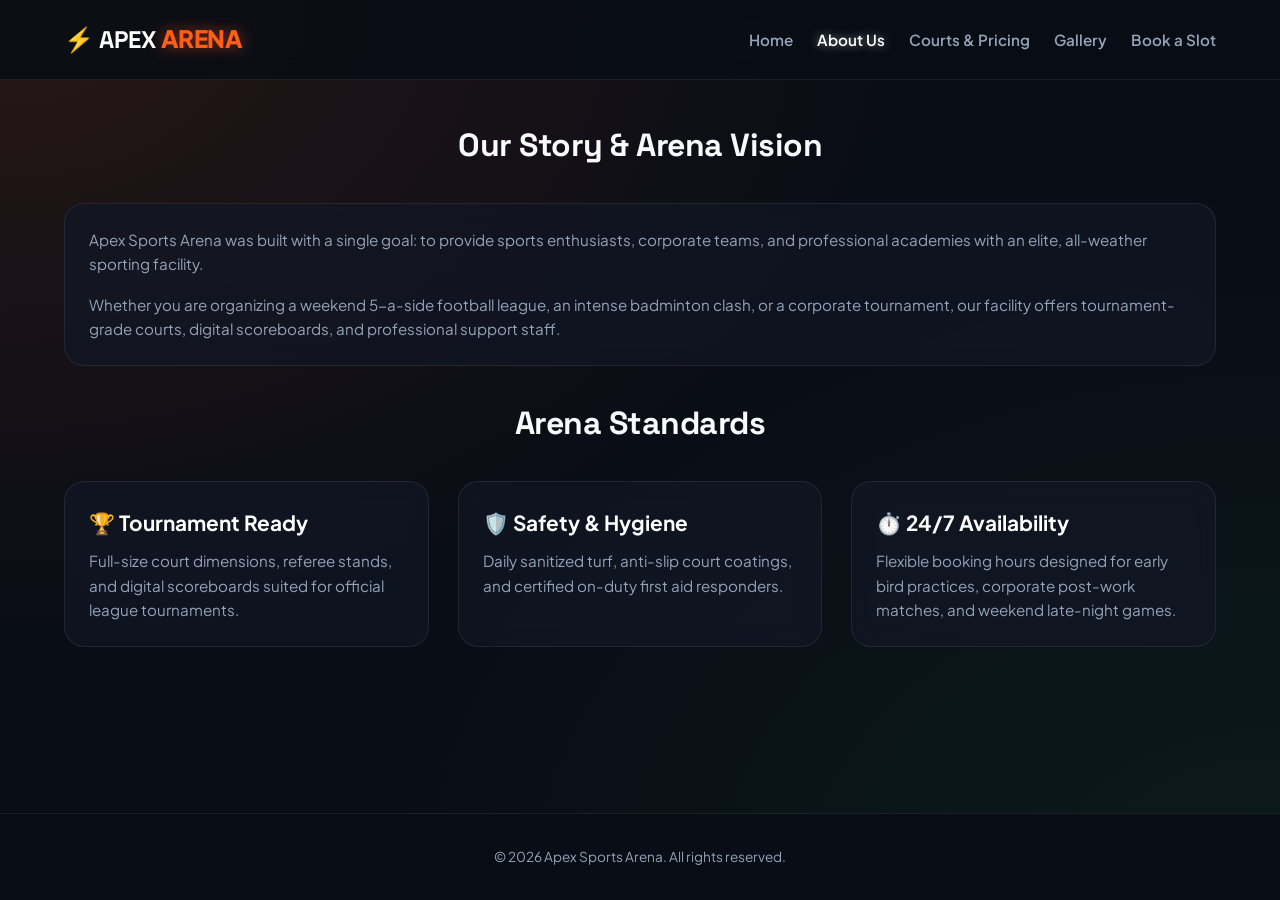
<file: about.html>
<!DOCTYPE html>
<html lang="en">
<head>
  <meta charset="UTF-8">
  <meta name="viewport" content="width=device-width, initial-scale=1.0">
  <title>About Us - Apex Sports Arena</title>
  <link rel="stylesheet" href="style.css">
</head>
<body>
  <header>
    <nav>
      <a href="index.html" class="logo">⚡ APEX <span>ARENA</span></a>
      <ul class="nav-links">
        <li><a href="index.html">Home</a></li>
        <li><a href="about.html" class="active">About Us</a></li>
        <li><a href="services.html">Courts & Pricing</a></li>
        <li><a href="gallery.html">Gallery</a></li>
        <li><a href="contact.html">Book a Slot</a></li>
      </ul>
    </nav>
  </header>

  <main>
    <h2>Our Story & Arena Vision</h2>
    <div class="card" style="margin-bottom: 2rem;">
      <p style="margin-bottom: 1rem;">
        Apex Sports Arena was built with a single goal: to provide sports enthusiasts, corporate teams, and professional academies with an elite, all-weather sporting facility.
      </p>
      <p>
        Whether you are organizing a weekend 5-a-side football league, an intense badminton clash, or a corporate tournament, our facility offers tournament-grade courts, digital scoreboards, and professional support staff.
      </p>
    </div>

    <h2>Arena Standards</h2>
    <div class="card-grid">
      <div class="card">
        <h3>🏆 Tournament Ready</h3>
        <p>Full-size court dimensions, referee stands, and digital scoreboards suited for official league tournaments.</p>
      </div>
      <div class="card">
        <h3>🛡️ Safety & Hygiene</h3>
        <p>Daily sanitized turf, anti-slip court coatings, and certified on-duty first aid responders.</p>
      </div>
      <div class="card">
        <h3>⏱️ 24/7 Availability</h3>
        <p>Flexible booking hours designed for early bird practices, corporate post-work matches, and weekend late-night games.</p>
      </div>
    </div>
  </main>

  <footer>
    <p>&copy; 2026 Apex Sports Arena. All rights reserved.</p>
  </footer>
</body>
</html>
</file>
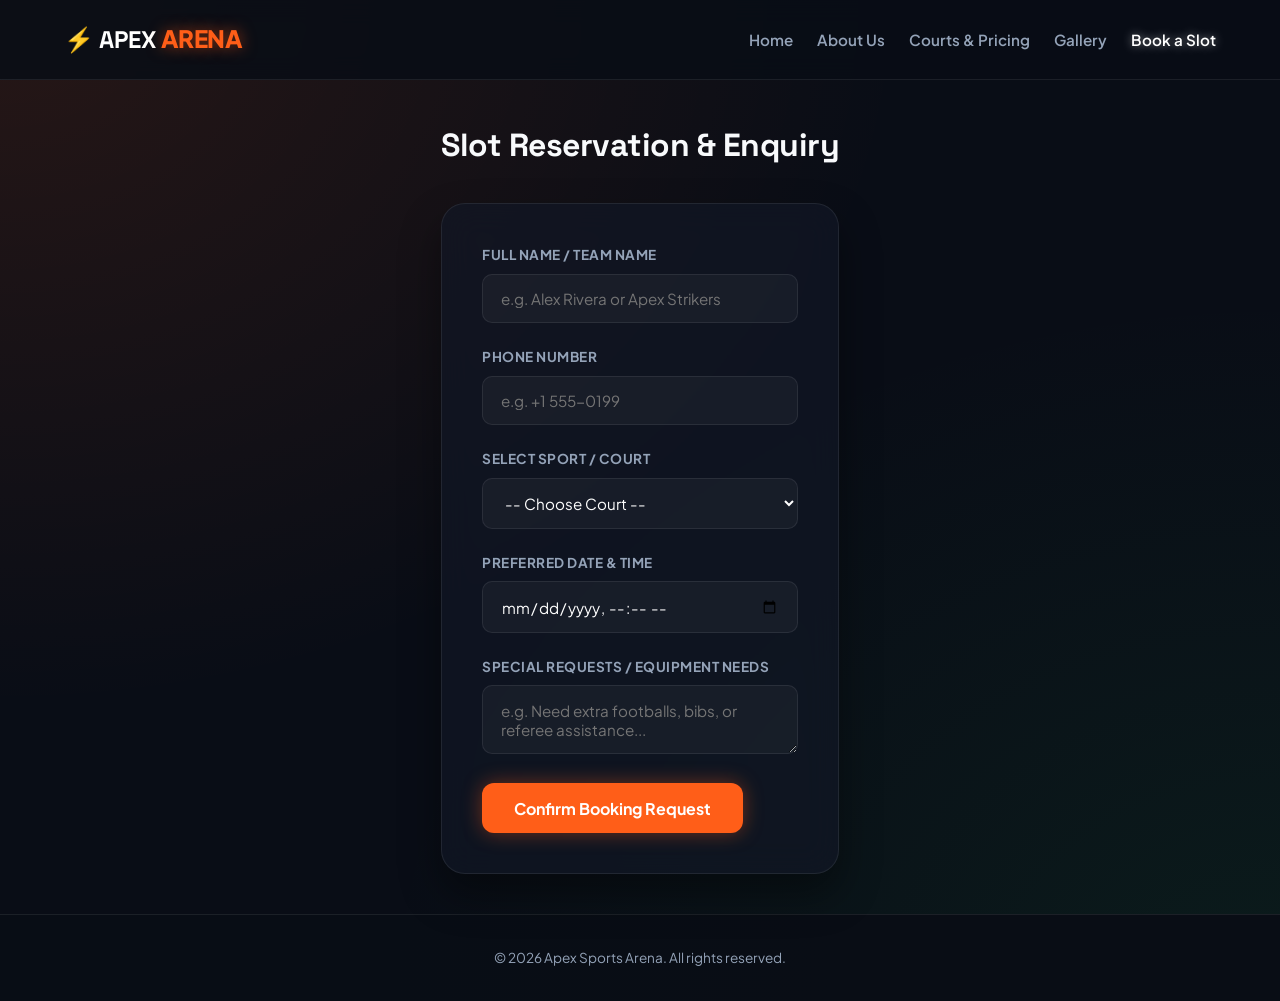
<file: contact.html>
<!DOCTYPE html>
<html lang="en">
<head>
  <meta charset="UTF-8">
  <meta name="viewport" content="width=device-width, initial-scale=1.0">
  <title>Book a Slot - Apex Sports Arena</title>
  <link rel="stylesheet" href="style.css">
</head>
<body>
  <header>
    <nav>
      <a href="index.html" class="logo">⚡ APEX <span>ARENA</span></a>
      <ul class="nav-links">
        <li><a href="index.html">Home</a></li>
        <li><a href="about.html">About Us</a></li>
        <li><a href="services.html">Courts & Pricing</a></li>
        <li><a href="gallery.html">Gallery</a></li>
        <li><a href="contact.html" class="active">Book a Slot</a></li>
      </ul>
    </nav>
  </header>

  <main>
    <h2>Slot Reservation & Enquiry</h2>
    <div class="form-container">
      <form id="bookingForm">
        <div class="form-group">
          <label for="name">Full Name / Team Name</label>
          <input type="text" id="name" name="name" required placeholder="e.g. Alex Rivera or Apex Strikers">
        </div>

        <div class="form-group">
          <label for="phone">Phone Number</label>
          <input type="tel" id="phone" name="phone" required placeholder="e.g. +1 555-0199">
        </div>

        <div class="form-group">
          <label for="sport">Select Sport / Court</label>
          <select id="sport" name="sport" required>
            <option value="">-- Choose Court --</option>
            <option value="5-a-Side Futsal">5-a-Side Futsal Turf</option>
            <option value="Box Cricket">Box Cricket Pitch</option>
            <option value="Indoor Badminton">Indoor Badminton Court</option>
            <option value="Basketball / Pickleball">Basketball / Pickleball Court</option>
            <option value="Corporate Event Booking">Corporate Tournament Booking</option>
          </select>
        </div>

        <div class="form-group">
          <label for="slotDate">Preferred Date & Time</label>
          <input type="datetime-local" id="slotDate" name="slotDate" required>
        </div>

        <div class="form-group">
          <label for="notes">Special Requests / Equipment Needs</label>
          <textarea id="notes" name="notes" placeholder="e.g. Need extra footballs, bibs, or referee assistance..."></textarea>
        </div>

        <button type="submit" class="btn" id="submitBtn">Confirm Booking Request</button>
      </form>

      <div id="statusMessage"></div>
    </div>
  </main>

  <footer>
    <p>&copy; 2026 Apex Sports Arena. All rights reserved.</p>
  </footer>

  <script>
    // PASTE YOUR GOOGLE APPS SCRIPT WEB APP URL HERE:
    const SCRIPT_URL = "YOUR_GOOGLE_APPS_SCRIPT_WEB_APP_URL_HERE";

    const form = document.getElementById('bookingForm');
    const submitBtn = document.getElementById('submitBtn');
    const statusMessage = document.getElementById('statusMessage');

    form.addEventListener('submit', function(e) {
      e.preventDefault();

      if (SCRIPT_URL === "YOUR_GOOGLE_APPS_SCRIPT_WEB_APP_URL_HERE") {
        alert("Please paste your Google Apps Script Web App URL into contact.html first!");
        return;
      }

      submitBtn.disabled = true;
      submitBtn.textContent = 'Submitting...';
      statusMessage.style.display = 'none';

      const formData = new FormData(form);

      fetch(SCRIPT_URL, {
        method: 'POST',
        body: formData
      })
      .then(response => {
        statusMessage.textContent = 'Slot booking request received! We will call you shortly to confirm.';
        statusMessage.className = 'success';
        statusMessage.style.display = 'block';
        form.reset();
      })
      .catch(error => {
        statusMessage.textContent = 'Submission failed. Please check your connection and try again.';
        statusMessage.className = 'error';
        statusMessage.style.display = 'block';
        console.error('Error!', error.message);
      })
      .finally(() => {
        submitBtn.disabled = false;
        submitBtn.textContent = 'Confirm Booking Request';
      });
    });
  </script>
</body>
</html>
</file>
<file: style.css>
@import url('https://fonts.googleapis.com/css2?family=Plus+Jakarta+Sans:wght@400;600;700;800&family=Space+Grotesk:wght@700&display=swap');

* {
  box-sizing: border-box;
  margin: 0;
  padding: 0;
  font-family: 'Plus Jakarta Sans', sans-serif;
}

:root {
  --bg-dark: #090d16;
  --card-bg: rgba(18, 24, 38, 0.7);
  --neon-green: #22c55e;
  --neon-orange: #ff5e18;
  --neon-cyan: #06b6d4;
  --text-main: #f8fafc;
  --text-muted: #94a3b8;
  --border-glass: rgba(255, 255, 255, 0.08);
}

body {
  background-color: var(--bg-dark);
  background-image: 
    radial-gradient(at 0% 0%, rgba(255, 94, 24, 0.12) 0px, transparent 50%),
    radial-gradient(at 100% 100%, rgba(34, 197, 94, 0.08) 0px, transparent 50%);
  color: var(--text-main);
  line-height: 1.6;
  display: flex;
  flex-direction: column;
  min-height: 100vh;
}

/* Glassmorphism Header */
header {
  background: rgba(9, 13, 22, 0.85);
  backdrop-filter: blur(12px);
  border-bottom: 1px solid var(--border-glass);
  position: sticky;
  top: 0;
  z-index: 100;
}

nav {
  max-width: 1200px;
  margin: auto;
  display: flex;
  justify-content: space-between;
  align-items: center;
  padding: 1.2rem 1.5rem;
}

.logo {
  font-family: 'Space Grotesk', sans-serif;
  color: #fff;
  font-size: 1.5rem;
  font-weight: 800;
  text-decoration: none;
  letter-spacing: -0.5px;
}

.logo span {
  color: var(--neon-orange);
  text-shadow: 0 0 15px rgba(255, 94, 24, 0.6);
}

.nav-links {
  list-style: none;
  display: flex;
  gap: 1.5rem;
  align-items: center;
}

.nav-links a {
  color: var(--text-muted);
  text-decoration: none;
  font-weight: 600;
  font-size: 0.95rem;
  transition: all 0.25s ease;
}

.nav-links a:hover,
.nav-links a.active {
  color: #fff;
  text-shadow: 0 0 10px rgba(255, 255, 255, 0.5);
}

/* Main Container */
main {
  max-width: 1200px;
  margin: 2.5rem auto;
  padding: 0 1.5rem;
  flex: 1;
}

/* Hero Section */
.hero {
  position: relative;
  background: linear-gradient(180deg, rgba(9, 13, 22, 0.4) 0%, rgba(9, 13, 22, 0.95) 100%),
    url("https://images.unsplash.com/photo-1574629810360-7efbbe195018?w=1200&auto=format&fit=crop&q=80") center/cover;
  border: 1px solid var(--border-glass);
  text-align: center;
  padding: 6rem 2rem;
  border-radius: 24px;
  margin-bottom: 3.5rem;
  box-shadow: 0 20px 40px rgba(0, 0, 0, 0.4);
}

.hero-tag {
  display: inline-block;
  background: rgba(255, 94, 24, 0.15);
  border: 1px solid var(--neon-orange);
  color: var(--neon-orange);
  font-size: 0.8rem;
  font-weight: 700;
  text-transform: uppercase;
  letter-spacing: 1.5px;
  padding: 0.35rem 1rem;
  border-radius: 50px;
  margin-bottom: 1.2rem;
}

.hero h1 {
  font-family: 'Space Grotesk', sans-serif;
  font-size: clamp(2.2rem, 5vw, 3.8rem);
  line-height: 1.1;
  font-weight: 800;
  margin-bottom: 1.2rem;
  letter-spacing: -1px;
}

.hero p {
  font-size: 1.15rem;
  max-width: 650px;
  margin: 0 auto 2.2rem auto;
  color: var(--text-muted);
}

/* Cyber CTA Button */
.btn {
  display: inline-flex;
  align-items: center;
  justify-content: center;
  background: var(--neon-orange);
  color: #fff;
  padding: 0.9rem 2rem;
  border-radius: 12px;
  text-decoration: none;
  font-weight: 700;
  font-size: 1rem;
  border: none;
  cursor: pointer;
  box-shadow: 0 0 20px rgba(255, 94, 24, 0.4);
  transition: all 0.25s cubic-bezier(0.175, 0.885, 0.32, 1.275);
}

.btn:hover {
  transform: translateY(-3px) scale(1.02);
  box-shadow: 0 0 30px rgba(255, 94, 24, 0.7);
  background: #ff7235;
}

/* Headings */
h2 {
  font-family: 'Space Grotesk', sans-serif;
  font-size: 2rem;
  text-align: center;
  margin-bottom: 2rem;
  letter-spacing: -0.5px;
}

/* Cards & Grid */
.card-grid {
  display: grid;
  grid-template-columns: repeat(auto-fit, minmax(290px, 1fr));
  gap: 1.8rem;
}

.card {
  background: var(--card-bg);
  border: 1px solid var(--border-glass);
  border-radius: 20px;
  padding: 1.5rem;
  backdrop-filter: blur(10px);
  transition: all 0.3s ease;
  position: relative;
  overflow: hidden;
}

.card:hover {
  transform: translateY(-6px);
  border-color: rgba(255, 94, 24, 0.4);
  box-shadow: 0 12px 30px rgba(0, 0, 0, 0.5);
}

.card img {
  width: 100%;
  height: 200px;
  object-fit: cover;
  border-radius: 12px;
  margin-bottom: 1.2rem;
}

.card h3 {
  font-size: 1.3rem;
  font-weight: 700;
  margin-bottom: 0.6rem;
  color: #fff;
}

.card p {
  color: var(--text-muted);
  font-size: 0.95rem;
}

.badge {
  display: inline-block;
  background: rgba(34, 197, 94, 0.15);
  color: var(--neon-green);
  border: 1px solid rgba(34, 197, 94, 0.3);
  font-size: 0.75rem;
  font-weight: 700;
  padding: 0.2rem 0.6rem;
  border-radius: 6px;
  margin-bottom: 0.8rem;
}

.price-tag {
  font-family: 'Space Grotesk', sans-serif;
  font-size: 1.3rem;
  font-weight: 700;
  color: var(--neon-orange);
  margin-top: 1.2rem;
}

/* Gallery Grid */
.gallery-grid {
  display: grid;
  grid-template-columns: repeat(auto-fit, minmax(280px, 1fr));
  gap: 1.5rem;
}

.gallery-item {
  position: relative;
  border-radius: 16px;
  overflow: hidden;
  border: 1px solid var(--border-glass);
  aspect-ratio: 4/3;
}

.gallery-item img {
  width: 100%;
  height: 100%;
  object-fit: cover;
  transition: transform 0.5s ease;
}

.gallery-item:hover img {
  transform: scale(1.08);
}

.gallery-item p {
  position: absolute;
  bottom: 0;
  left: 0;
  right: 0;
  padding: 1.2rem 1rem 0.8rem;
  background: linear-gradient(to top, rgba(9, 13, 22, 0.95), transparent);
  font-weight: 700;
  font-size: 0.95rem;
  color: #fff;
}

/* Interactive Form */
.form-container {
  max-width: 600px;
  margin: auto;
  background: var(--card-bg);
  border: 1px solid var(--border-glass);
  padding: 2.5rem;
  border-radius: 24px;
  backdrop-filter: blur(16px);
  box-shadow: 0 20px 40px rgba(0, 0, 0, 0.4);
}

.form-group {
  margin-bottom: 1.4rem;
}

.form-group label {
  display: block;
  font-size: 0.85rem;
  text-transform: uppercase;
  letter-spacing: 0.5px;
  font-weight: 700;
  color: var(--text-muted);
  margin-bottom: 0.5rem;
}

.form-group input,
.form-group select,
.form-group textarea {
  width: 100%;
  padding: 0.9rem 1.1rem;
  border-radius: 10px;
  background: rgba(255, 255, 255, 0.04);
  border: 1px solid var(--border-glass);
  color: #fff;
  font-size: 0.95rem;
  outline: none;
  transition: border-color 0.2s ease;
}

.form-group input:focus,
.form-group select:focus,
.form-group textarea:focus {
  border-color: var(--neon-orange);
  background: rgba(255, 255, 255, 0.08);
}

.form-group select option {
  background: #0f172a;
  color: #fff;
}

/* Footer */
footer {
  border-top: 1px solid var(--border-glass);
  background: rgba(9, 13, 22, 0.95);
  padding: 2rem;
  text-align: center;
  color: var(--text-muted);
  font-size: 0.85rem;
}
</file>
